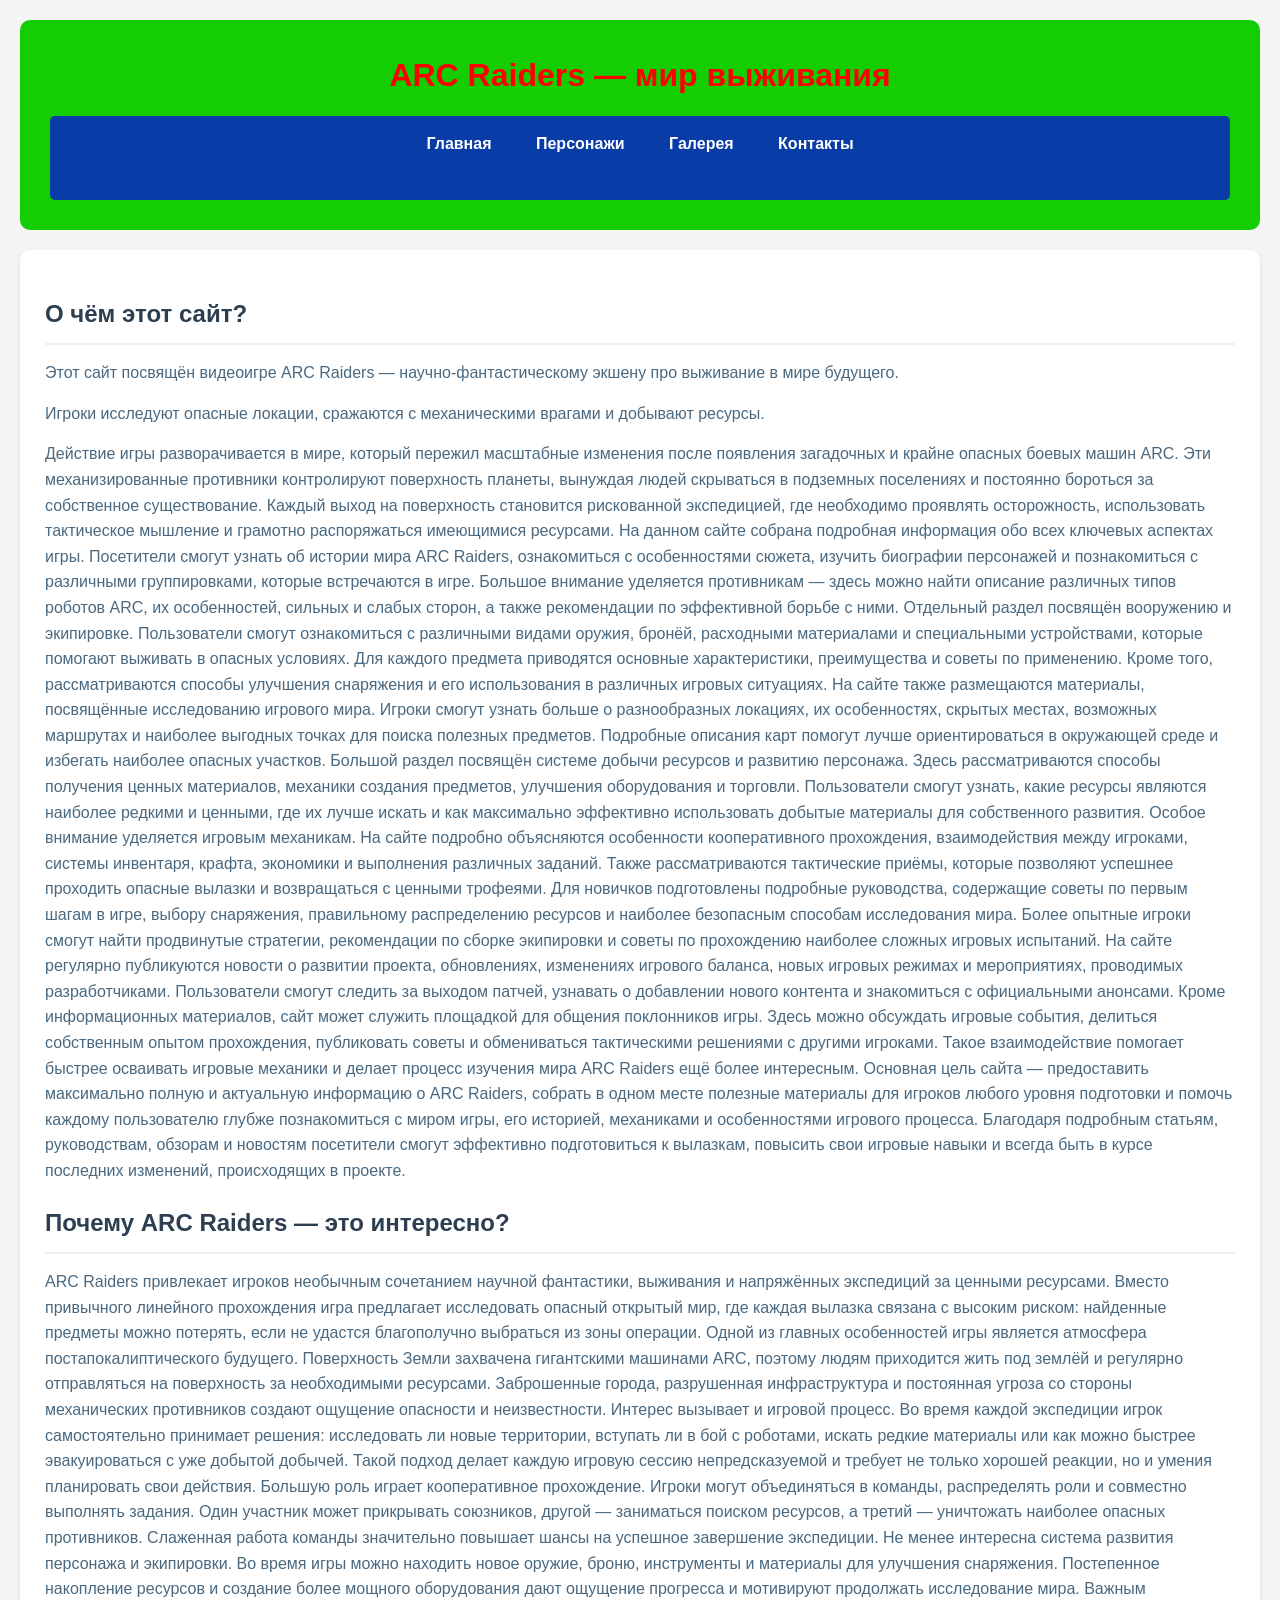
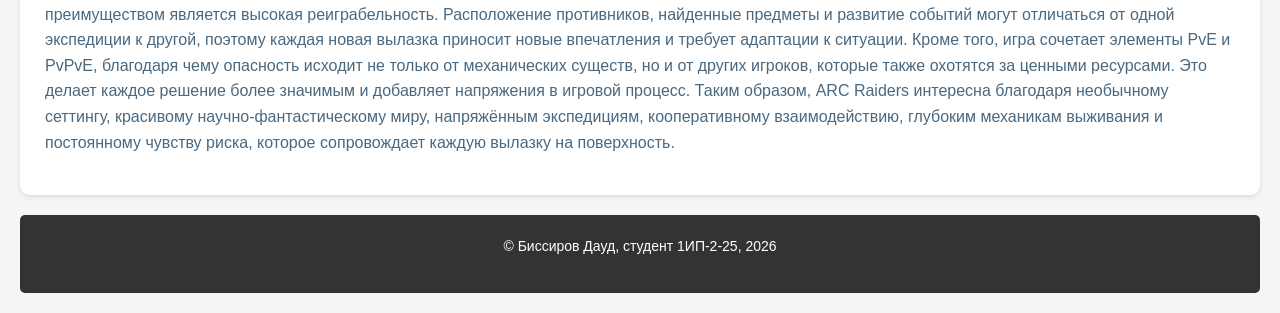
<file: index.html>
<!DOCTYPE html>
<html lang="ru">
<head>
    <meta charset="UTF-8">
    <meta name="viewport" content="width=device-width, initial-scale=1.0">
    <title>ARC Raiders ruWiKi</title>
    <link rel="stylesheet" href="style.css">
</head>
<body>

    <header>
        <h1>ARC Raiders — мир выживания</h1>
        <nav>
            <ul>
                <li><a href="index.html">Главная</a></li>
                <li><a href="characters.html">Персонажи</a></li>
                <li><a href="gallery.html">Галерея</a></li>
                <li><a href="contacts.html">Контакты</a></li>
            </ul>
        </nav>
    </header>

    <main>
        <section>
            <h2>О чём этот сайт?</h2>
            <p>Этот сайт посвящён видеоигре ARC Raiders — научно-фантастическому экшену про выживание в мире будущего.</p>
            <p>Игроки исследуют опасные локации, сражаются с механическими врагами и добывают ресурсы.</p>
            <p> </p>
            <p>Действие игры разворачивается в мире, который пережил масштабные изменения после появления загадочных и крайне опасных боевых машин ARC. Эти механизированные противники контролируют поверхность планеты, вынуждая людей скрываться в подземных поселениях и постоянно бороться за собственное существование. Каждый выход на поверхность становится рискованной экспедицией, где необходимо проявлять осторожность, использовать тактическое мышление и грамотно распоряжаться имеющимися ресурсами.

На данном сайте собрана подробная информация обо всех ключевых аспектах игры. Посетители смогут узнать об истории мира ARC Raiders, ознакомиться с особенностями сюжета, изучить биографии персонажей и познакомиться с различными группировками, которые встречаются в игре. Большое внимание уделяется противникам — здесь можно найти описание различных типов роботов ARC, их особенностей, сильных и слабых сторон, а также рекомендации по эффективной борьбе с ними.

Отдельный раздел посвящён вооружению и экипировке. Пользователи смогут ознакомиться с различными видами оружия, бронёй, расходными материалами и специальными устройствами, которые помогают выживать в опасных условиях. Для каждого предмета приводятся основные характеристики, преимущества и советы по применению. Кроме того, рассматриваются способы улучшения снаряжения и его использования в различных игровых ситуациях.

На сайте также размещаются материалы, посвящённые исследованию игрового мира. Игроки смогут узнать больше о разнообразных локациях, их особенностях, скрытых местах, возможных маршрутах и наиболее выгодных точках для поиска полезных предметов. Подробные описания карт помогут лучше ориентироваться в окружающей среде и избегать наиболее опасных участков.

Большой раздел посвящён системе добычи ресурсов и развитию персонажа. Здесь рассматриваются способы получения ценных материалов, механики создания предметов, улучшения оборудования и торговли. Пользователи смогут узнать, какие ресурсы являются наиболее редкими и ценными, где их лучше искать и как максимально эффективно использовать добытые материалы для собственного развития.

Особое внимание уделяется игровым механикам. На сайте подробно объясняются особенности кооперативного прохождения, взаимодействия между игроками, системы инвентаря, крафта, экономики и выполнения различных заданий. Также рассматриваются тактические приёмы, которые позволяют успешнее проходить опасные вылазки и возвращаться с ценными трофеями.

Для новичков подготовлены подробные руководства, содержащие советы по первым шагам в игре, выбору снаряжения, правильному распределению ресурсов и наиболее безопасным способам исследования мира. Более опытные игроки смогут найти продвинутые стратегии, рекомендации по сборке экипировки и советы по прохождению наиболее сложных игровых испытаний.

На сайте регулярно публикуются новости о развитии проекта, обновлениях, изменениях игрового баланса, новых игровых режимах и мероприятиях, проводимых разработчиками. Пользователи смогут следить за выходом патчей, узнавать о добавлении нового контента и знакомиться с официальными анонсами.

Кроме информационных материалов, сайт может служить площадкой для общения поклонников игры. Здесь можно обсуждать игровые события, делиться собственным опытом прохождения, публиковать советы и обмениваться тактическими решениями с другими игроками. Такое взаимодействие помогает быстрее осваивать игровые механики и делает процесс изучения мира ARC Raiders ещё более интересным.

Основная цель сайта — предоставить максимально полную и актуальную информацию о ARC Raiders, собрать в одном месте полезные материалы для игроков любого уровня подготовки и помочь каждому пользователю глубже познакомиться с миром игры, его историей, механиками и особенностями игрового процесса. Благодаря подробным статьям, руководствам, обзорам и новостям посетители смогут эффективно подготовиться к вылазкам, повысить свои игровые навыки и всегда быть в курсе последних изменений, происходящих в проекте.</p>

            <h2>Почему ARC Raiders — это интересно?</h2>
            <p> ARC Raiders привлекает игроков необычным сочетанием научной фантастики, выживания и напряжённых экспедиций за ценными ресурсами. Вместо привычного линейного прохождения игра предлагает исследовать опасный открытый мир, где каждая вылазка связана с высоким риском: найденные предметы можно потерять, если не удастся благополучно выбраться из зоны операции.

Одной из главных особенностей игры является атмосфера постапокалиптического будущего. Поверхность Земли захвачена гигантскими машинами ARC, поэтому людям приходится жить под землёй и регулярно отправляться на поверхность за необходимыми ресурсами. Заброшенные города, разрушенная инфраструктура и постоянная угроза со стороны механических противников создают ощущение опасности и неизвестности.

Интерес вызывает и игровой процесс. Во время каждой экспедиции игрок самостоятельно принимает решения: исследовать ли новые территории, вступать ли в бой с роботами, искать редкие материалы или как можно быстрее эвакуироваться с уже добытой добычей. Такой подход делает каждую игровую сессию непредсказуемой и требует не только хорошей реакции, но и умения планировать свои действия.

Большую роль играет кооперативное прохождение. Игроки могут объединяться в команды, распределять роли и совместно выполнять задания. Один участник может прикрывать союзников, другой — заниматься поиском ресурсов, а третий — уничтожать наиболее опасных противников. Слаженная работа команды значительно повышает шансы на успешное завершение экспедиции.

Не менее интересна система развития персонажа и экипировки. Во время игры можно находить новое оружие, броню, инструменты и материалы для улучшения снаряжения. Постепенное накопление ресурсов и создание более мощного оборудования дают ощущение прогресса и мотивируют продолжать исследование мира.

Важным преимуществом является высокая реиграбельность. Расположение противников, найденные предметы и развитие событий могут отличаться от одной экспедиции к другой, поэтому каждая новая вылазка приносит новые впечатления и требует адаптации к ситуации.

Кроме того, игра сочетает элементы PvE и PvPvE, благодаря чему опасность исходит не только от механических существ, но и от других игроков, которые также охотятся за ценными ресурсами. Это делает каждое решение более значимым и добавляет напряжения в игровой процесс.

Таким образом, ARC Raiders интересна благодаря необычному сеттингу, красивому научно-фантастическому миру, напряжённым экспедициям, кооперативному взаимодействию, глубоким механикам выживания и постоянному чувству риска, которое сопровождает каждую вылазку на поверхность.</p>
        </section>
    </main>

    <footer>
        <p>© Биссиров Дауд, студент 1ИП-2-25, 2026</p>
    </footer>

</body>
</html>
</file>
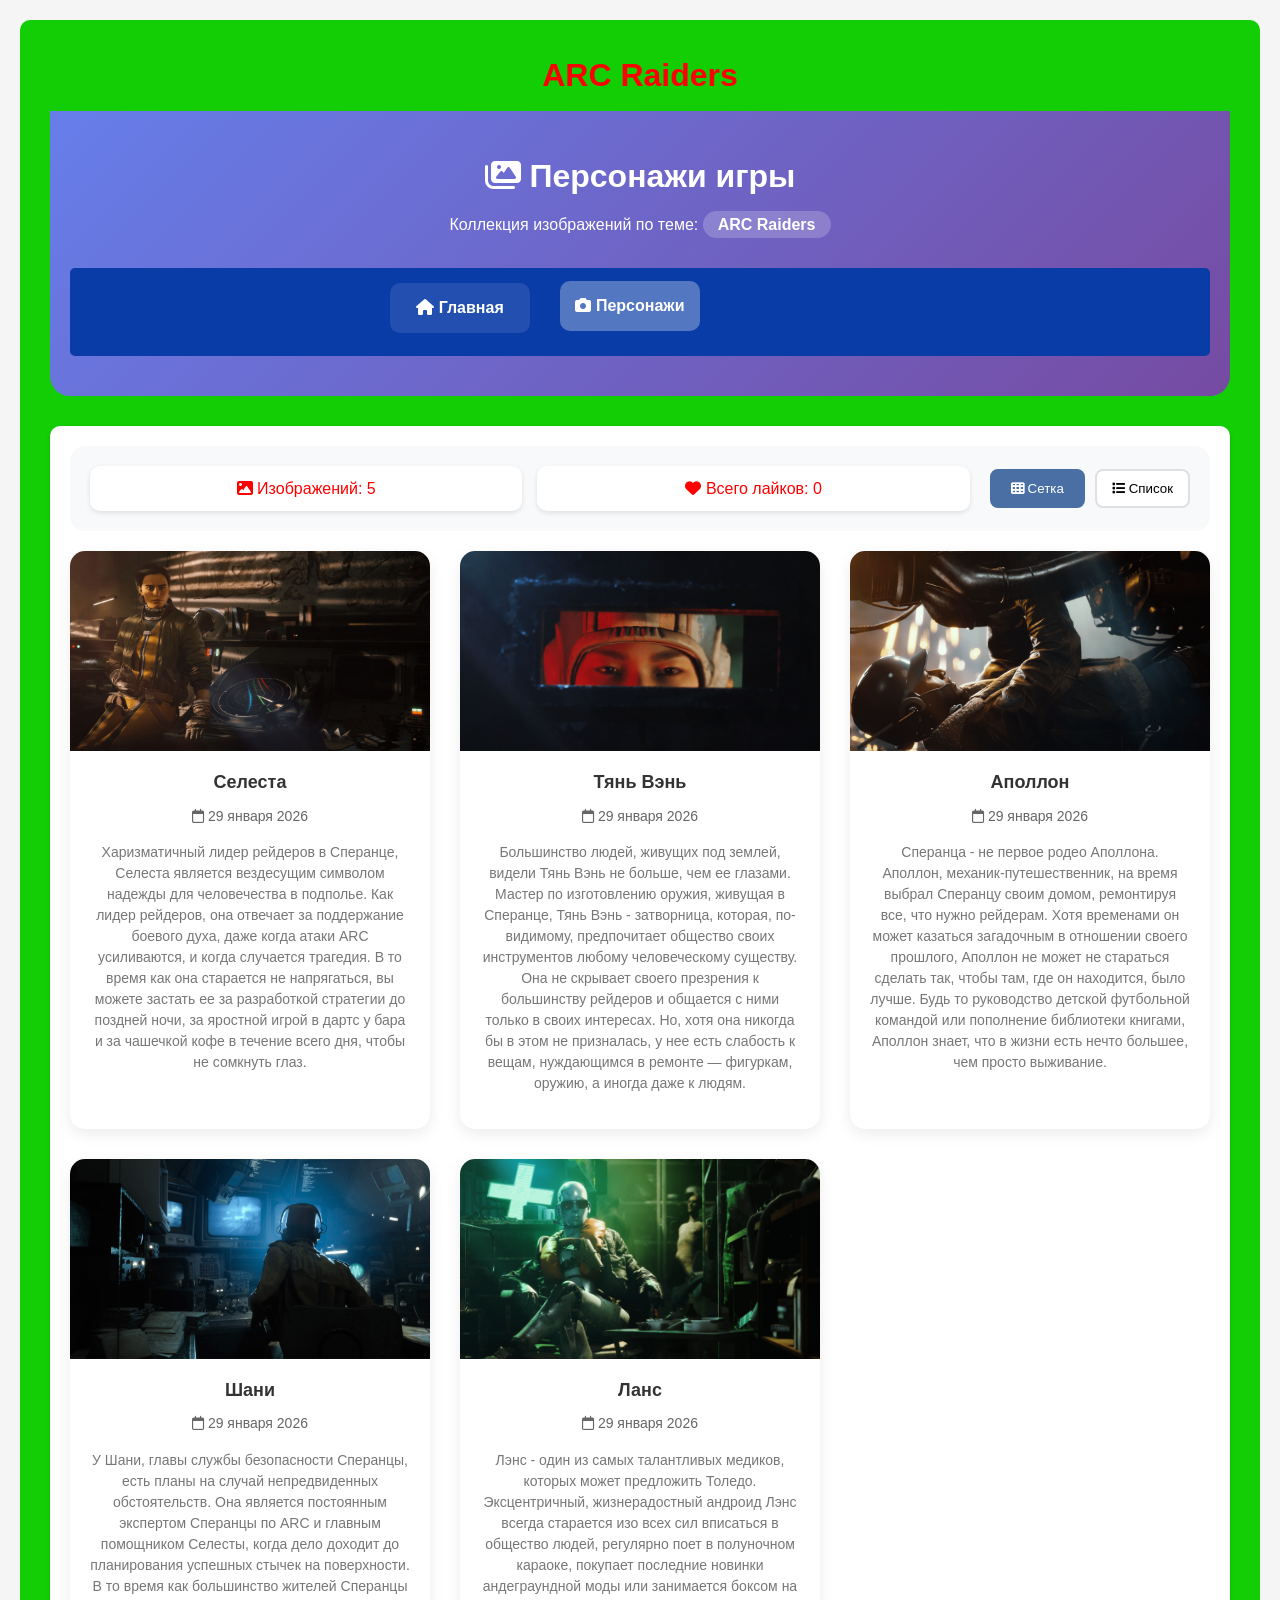
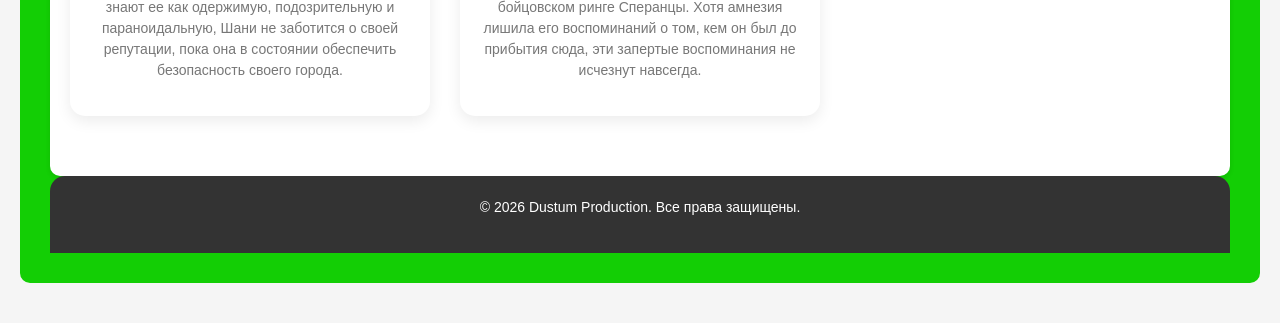
<file: characters.html>
<!DOCTYPE html>
<html lang="ru">
<head>
    <meta charset="UTF-8">
    <meta name="viewport" content="width=device-width, initial-scale=1.0">
    <title>Персонажи - ARC Raiders ruWiKi</title>
    <link rel="stylesheet" href="style.css">
    <link rel="stylesheet" href="https://cdnjs.cloudflare.com/ajax/libs/font-awesome/6.4.0/css/all.min.css">
    
</head>
<body>
    <header class="header">
    <h1 class="logo">ARC Raiders</h1>

    <header class="gallery-header">
        <div class="header-content">
            <h1><i class="fas fa-images"></i> Персонажи игры</h1>
            <p class="subtitle">Коллекция изображений по теме: <span class="theme-name">ARC Raiders</span></p>
        </div>
        
        <nav class="main-nav">
            <ul class="nav-grid">
                <li><a href="index.html" class="nav-link"><i class="fas fa-home"></i> Главная</a></li>
                <li><a href="characters.html" class="nav-link active"><i class="fas fa-camera"></i> Персонажи</a></li>
            </ul>
        </nav>
    </header>

    <main class="gallery-container">
        <div class="controls-panel">
            <div class="stats">
                <span class="stat-item">
                    <i class="fas fa-image"></i>
                    Изображений: <span id="image-counter">0</span>
                </span>
                <span class="stat-item">
                    <i class="fas fa-heart"></i>
                    Всего лайков: <span id="total-likes">0</span>
                </span>
            </div>
            
            <div class="view-controls">
                <button id="grid-view" class="view-btn active">
                    <i class="fas fa-th"></i> Сетка
                </button>
                <button id="list-view" class="view-btn">
                    <i class="fas fa-list"></i> Список
                </button>
            </div>
        </div>
        
        
        <!-- ГАЛЕРЕЯ С ИСПОЛЬЗОВАНИЕМ CSS GRID -->
        <div class="gallery-grid" id="image-gallery">
            <!-- Карточка 1 -->
    <article class="image-card" data-category="nature">
        <div class="card-image">
            <img src="images/Селеста.png" 
                 alt="Селеста"
                 class="gallery-img"
                 loading="lazy">
            <div class="image-overlay">
                <button class="like-btn" data-id="1">
                    <i class="far fa-heart"></i>
                    <span class="like-count">0</span>
                </button>
                <button class="zoom-btn">
                    <i class="fas fa-expand"></i>
                </button>
            </div>
        </div>
        <div class="card-content">
            <h3 class="image-title">Селеста</h3>
            <p class="image-date"><i class="far fa-calendar"></i> 29 января 2026</p>
            <p class="image-description">Харизматичный лидер рейдеров в Сперанце, Селеста является вездесущим символом надежды для человечества в подполье. Как лидер рейдеров, она отвечает за поддержание боевого духа, даже когда атаки ARC усиливаются, и когда случается трагедия. В то время как она старается не напрягаться, вы можете застать ее за разработкой стратегии до поздней ночи, за яростной игрой в дартс у бара и за чашечкой кофе в течение всего дня, чтобы не сомкнуть глаз.</p>
        </div>
    </article>

            <!-- Карточка 2 -->
    <article class="image-card" data-category="people">
        <div class="card-image">
            <img src="images/Тянь Вэнь.png" 
                 alt="Тянь Вэнь"
                 class="gallery-img"
                 loading="lazy">
            <div class="image-overlay">
                <button class="like-btn" data-id="2">
                    <i class="far fa-heart"></i>
                    <span class="like-count">0</span>
                </button>
                <button class="zoom-btn">
                    <i class="fas fa-expand"></i>
                </button>
            </div>
        </div>
        <div class="card-content">
            <h3 class="image-title">Тянь Вэнь</h3>
            <p class="image-date"><i class="far fa-calendar"></i> 29 января 2026</p>
            <p class="image-description">Большинство людей, живущих под землей, видели Тянь Вэнь не больше, чем ее глазами. Мастер по изготовлению оружия, живущая в Сперанце, Тянь Вэнь - затворница, которая, по-видимому, предпочитает общество своих инструментов любому человеческому существу. Она не скрывает своего презрения к большинству рейдеров и общается с ними только в своих интересах. Но, хотя она никогда бы в этом не призналась, у нее есть слабость к вещам, нуждающимся в ремонте — фигуркам, оружию, а иногда даже к людям.</p>
    </article>

            <!-- Карточка 3 -->
    <article class="image-card" data-category="people">
        <div class="card-image">
            <img src="images/Аполлон.png" 
                 alt="Аполлон"
                 class="gallery-img"
                 loading="lazy">
            <div class="image-overlay">
                <button class="like-btn" data-id="3">
                    <i class="far fa-heart"></i>
                    <span class="like-count">0</span>
                </button>
                <button class="zoom-btn">
                    <i class="fas fa-expand"></i>
                </button>
            </div>
        </div>
        <div class="card-content">
            <h3 class="image-title">Аполлон</h3>
            <p class="image-date"><i class="far fa-calendar"></i> 29 января 2026</p>
            <p class="image-description">Сперанца - не первое родео Аполлона. Аполлон, механик-путешественник, на время выбрал Сперанцу своим домом, ремонтируя все, что нужно рейдерам. Хотя временами он может казаться загадочным в отношении своего прошлого, Аполлон не может не стараться сделать так, чтобы там, где он находится, было лучше. Будь то руководство детской футбольной командой или пополнение библиотеки книгами, Аполлон знает, что в жизни есть нечто большее, чем просто выживание.</p>
        </div>
    </article>

        <!-- Карточка 4 -->
    <article class="image-card" data-category="enemies">
        <div class="card-image">
            <img src="images/Шани.png" 
                 alt="Шани"
                 class="gallery-img"
                 loading="lazy">
            <div class="image-overlay">
                <button class="like-btn" data-id="4">
                    <i class="far fa-heart"></i>
                    <span class="like-count">0</span>
                </button>
                <button class="zoom-btn">
                    <i class="fas fa-expand"></i>
                </button>
            </div>
        </div>
        <div class="card-content">
            <h3 class="image-title">Шани</h3>
            <p class="image-date"><i class="far fa-calendar"></i> 29 января 2026</p>
            <p class="image-description">У Шани, главы службы безопасности Сперанцы, есть планы на случай непредвиденных обстоятельств. Она является постоянным экспертом Сперанцы по ARC и главным помощником Селесты, когда дело доходит до планирования успешных стычек на поверхности. В то время как большинство жителей Сперанцы знают ее как одержимую, подозрительную и параноидальную, Шани не заботится о своей репутации, пока она в состоянии обеспечить безопасность своего города.</p>
        </div>
    </article>

        <!-- Карточка 5 -->
    <article class="image-card" data-category="enemies">
        <div class="card-image">
            <img src="images/Ланс.png" 
                 alt="Ланс"
                 class="gallery-img"
                 loading="lazy">
            <div class="image-overlay">
                <button class="like-btn" data-id="5">
                    <i class="far fa-heart"></i>
                    <span class="like-count">0</span>
                </button>
                <button class="zoom-btn">
                    <i class="fas fa-expand"></i>
                </button>
            </div>
        </div>
        <div class="card-content">
            <h3 class="image-title">Ланс</h3>
            <p class="image-date"><i class="far fa-calendar"></i> 29 января 2026</p>
            <p class="image-description">Лэнс - один из самых талантливых медиков, которых может предложить Толедо. Эксцентричный, жизнерадостный андроид Лэнс всегда старается изо всех сил вписаться в общество людей, регулярно поет в полуночном караоке, покупает последние новинки андеграундной моды или занимается боксом на бойцовском ринге Сперанцы. Хотя амнезия лишила его воспоминаний о том, кем он был до прибытия сюда, эти запертые воспоминания не исчезнут навсегда.</p>
        </div>
    </article>

    </main>

    <footer class="gallery-footer">
        <div class="footer-content">
            <p>&copy; <span id="current-year">2026</span> Dustum Production. Все права защищены.</p>
            <!-- <p class="js-status">JavaScript загружен и работает!</p> -->
        </div>
    </footer>

    

    <!-- ПОДКЛЮЧЕНИЕ JAVASCRIPT -->
    <script src="script.js"></script>
</body>
</html>
</file>
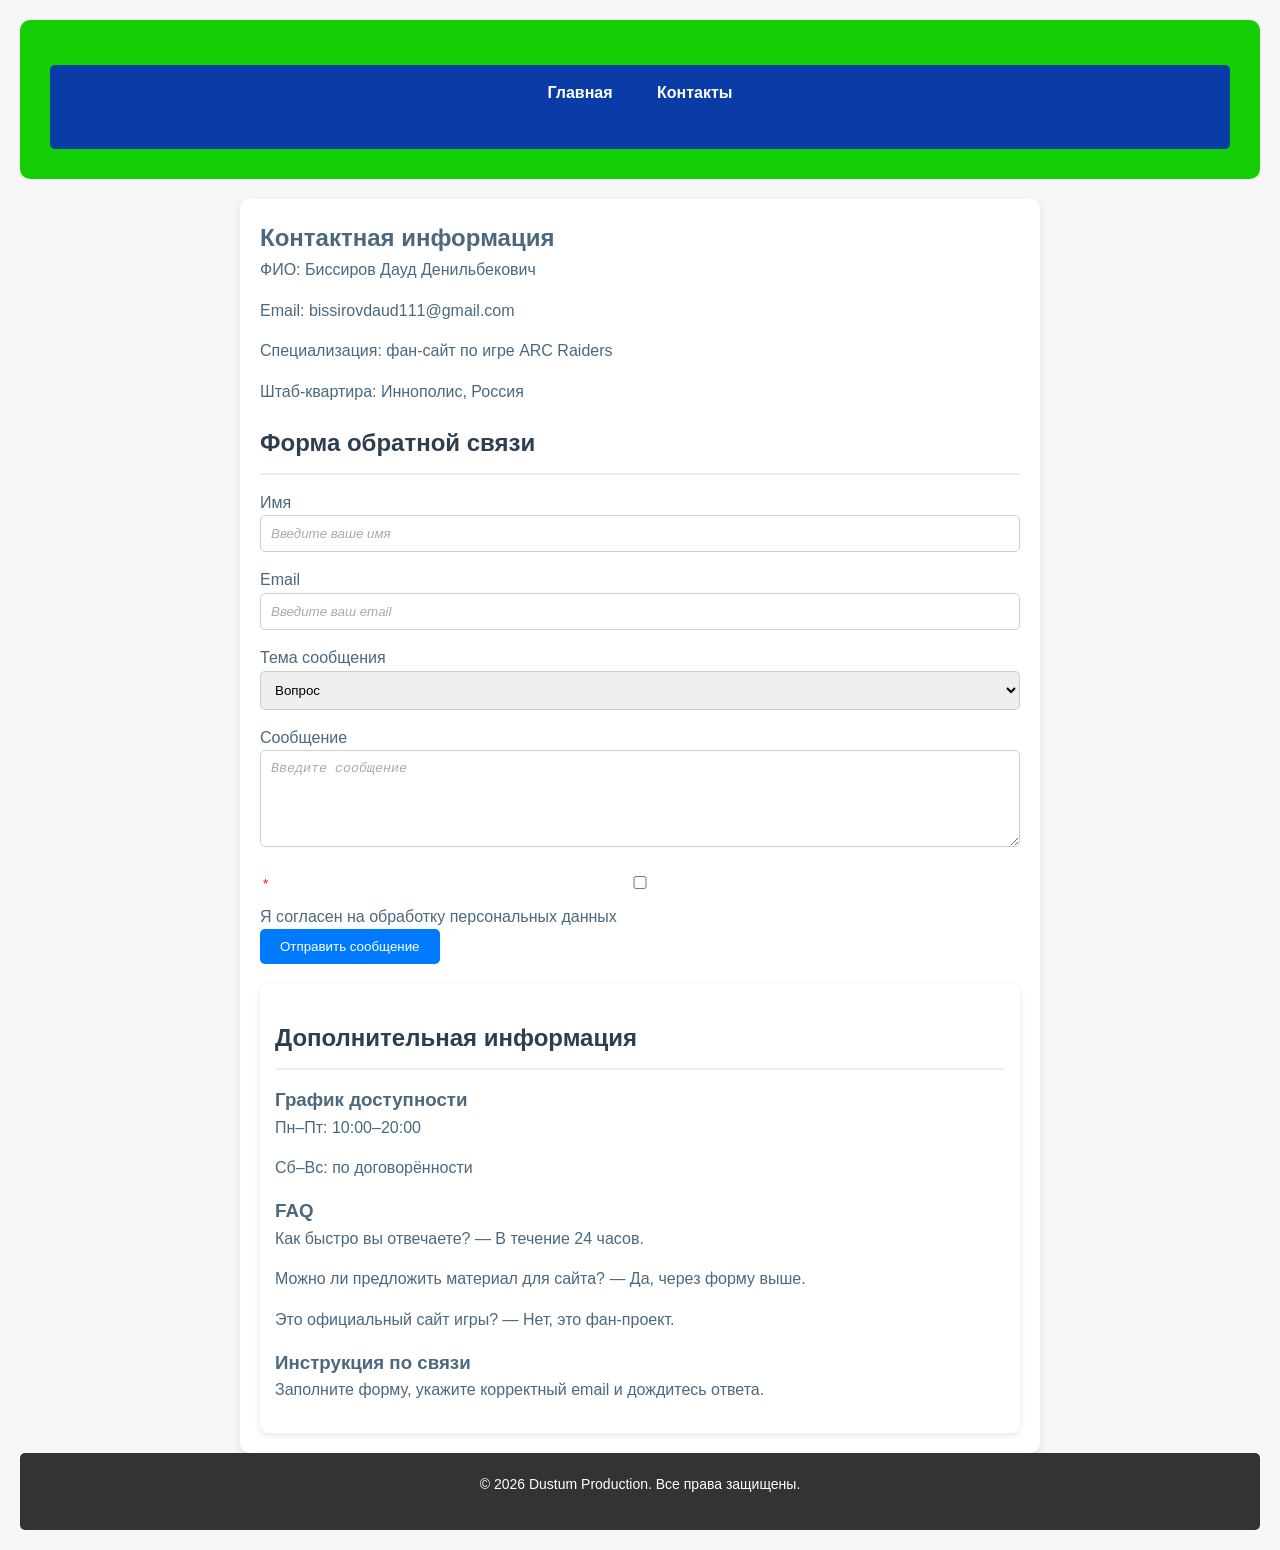
<file: contacts.html>
<!DOCTYPE html>
<html lang="ru">
<head>
    <meta charset="UTF-8">
    <meta name="viewport" content="width=device-width, initial-scale=1.0">
    <title>Контакты</title>
    <link rel="stylesheet" href="style.css">
</head>
<body class="contacts-page"> <!-- вот здесь класс -->

    <!-- Навигация -->
    <header>
        <nav class="main-nav">
            <ul class="nav-list">
                <li><a href="index.html">Главная</a></li>
                <li><a href="contacts.html">Контакты</a></li>
            </ul>
        </nav>
    </header>

    <main class="contacts-container">

        <!-- Информационная карточка -->
        <section class="contact-card">
            <h1 class="contact-title">Контактная информация</h1>

            <p class="contact-name">ФИО: Биссиров Дауд Денильбекович</p>
            <p class="contact-email">Email: bissirovdaud111@gmail.com</p>
            <p class="contact-specialization">
                Специализация: фан-сайт по игре ARC Raiders
            </p>
            <p class="contact-location">Штаб-квартира: Иннополис, Россия</p>

        <!-- Форма обратной связи -->
        <section class="contact-form-section">
            <h2>Форма обратной связи</h2>

            <form class="contact-form" action="#" method="post">

                <div class="form-group">
                    <label for="name">Имя</label>
                    <input type="text" id="name" name="name" required placeholder="Введите ваше имя">
                </div>

                <div class="form-group">
                    <label for="email">Email</label>
                    <input type="email" id="email" name="email" required placeholder="Введите ваш email">
                </div>

                <div class="form-group">
                    <label for="subject">Тема сообщения</label>
                    <select id="subject" name="subject">
                        <option value="question">Вопрос</option>
                        <option value="suggestion">Предложение</option>
                        <option value="collaboration">Сотрудничество</option>
                    </select>
                </div>

                <div class="form-group">
                    <label for="message">Сообщение</label>
                    <textarea id="message" name="message" rows="5" required placeholder="Введите сообщение"></textarea>
                </div>

                <div class="form-group checkbox-group">
                    <input type="checkbox" id="agreement" name="agreement" required>
                    <label for="agreement"> Я согласен на обработку персональных данных</label>
                </div>

                <button type="submit" class="submit-btn">
                    Отправить сообщение
                </button>

            </form>
        </section>

        <!-- Дополнительный информационный блок -->
        <section class="additional-info">
            <h2>Дополнительная информация</h2>

            <div class="working-hours">
                <h3>График доступности</h3>
                <p>Пн–Пт: 10:00–20:00</p>
                <p>Сб–Вс: по договорённости</p>
            </div>

            <div class="faq">
                <h3>FAQ</h3>
                <p>Как быстро вы отвечаете? — В течение 24 часов.</p>
                <p>Можно ли предложить материал для сайта? — Да, через форму выше.</p>
                <p>Это официальный сайт игры? — Нет, это фан-проект.</p>
            </div>

            <div class="contact-instructions">
                <h3>Инструкция по связи</h3>
                <p>Заполните форму, укажите корректный email и дождитесь ответа.</p>
            </div>

        </section>

    </main>

    <footer class="site-footer">
        <p>&copy; 2026 Dustum Production. Все права защищены.</p>
    </footer>

</body>
</html>
</file>
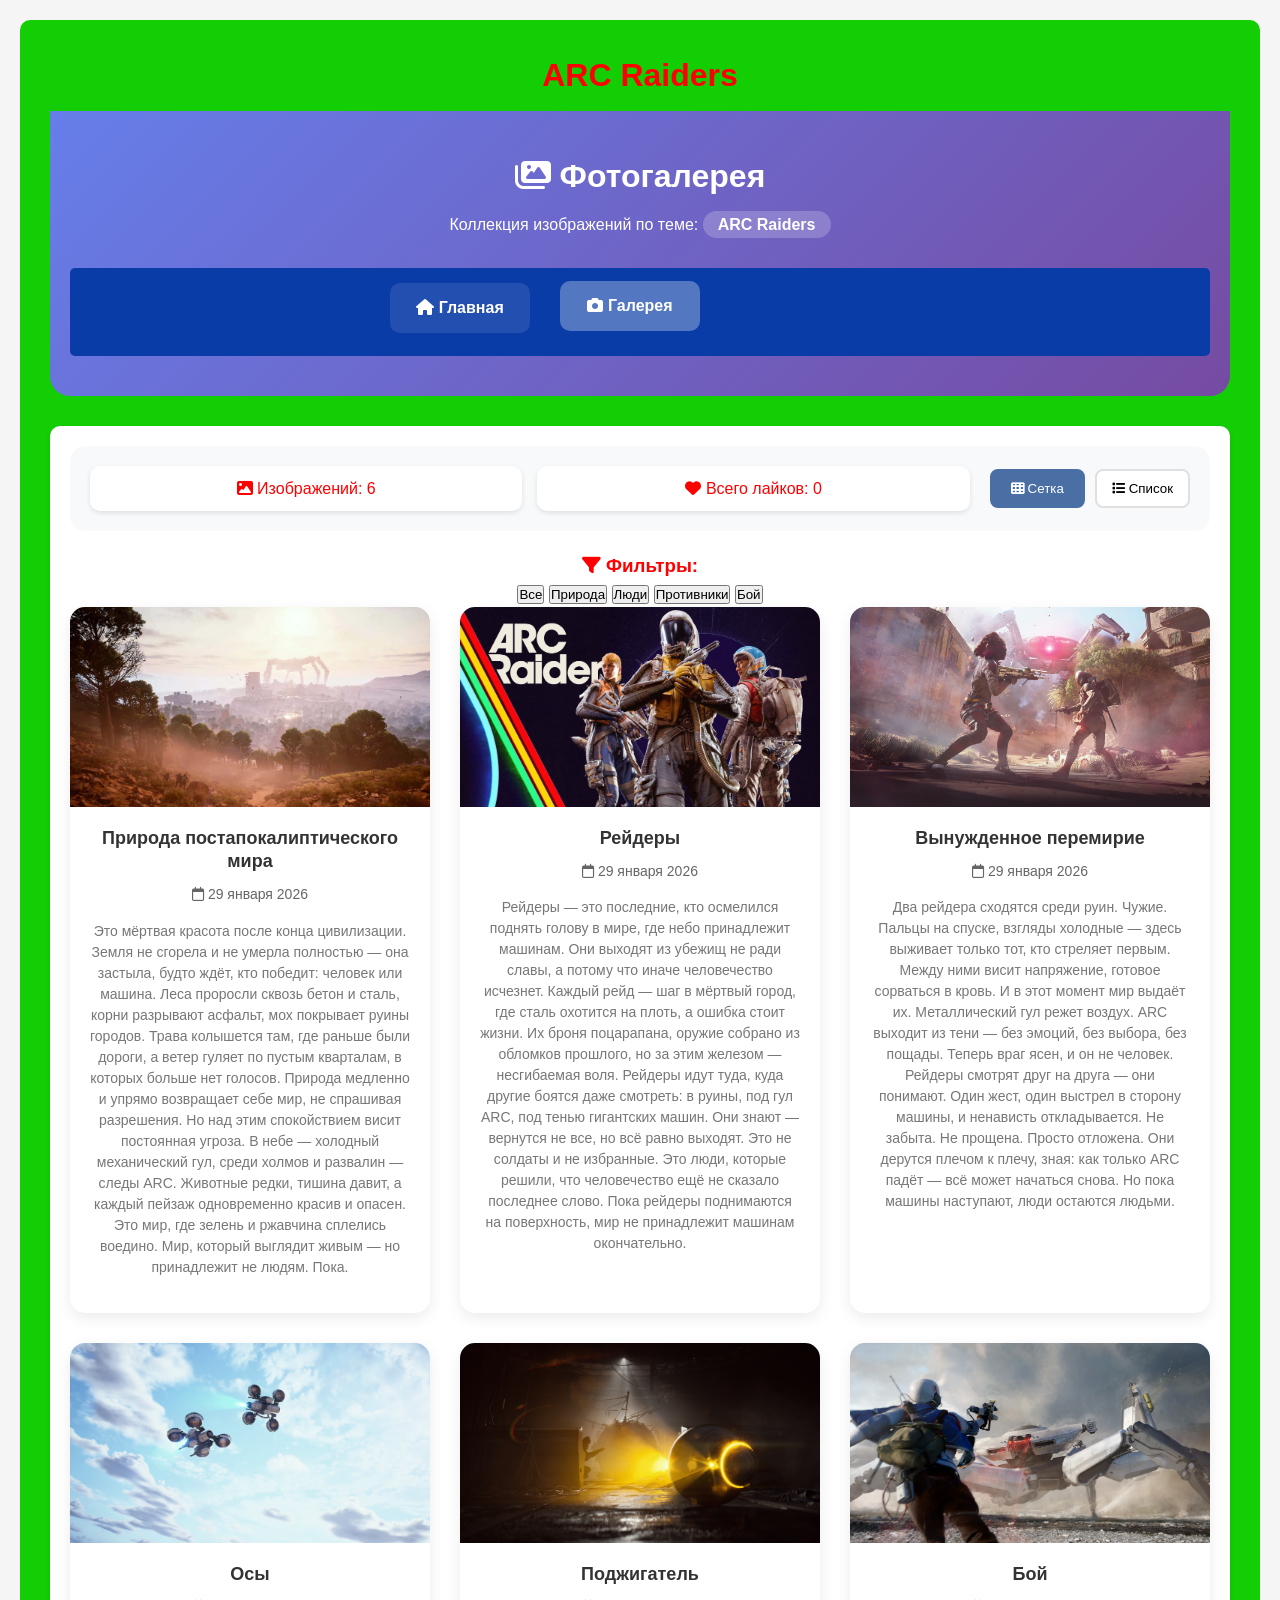
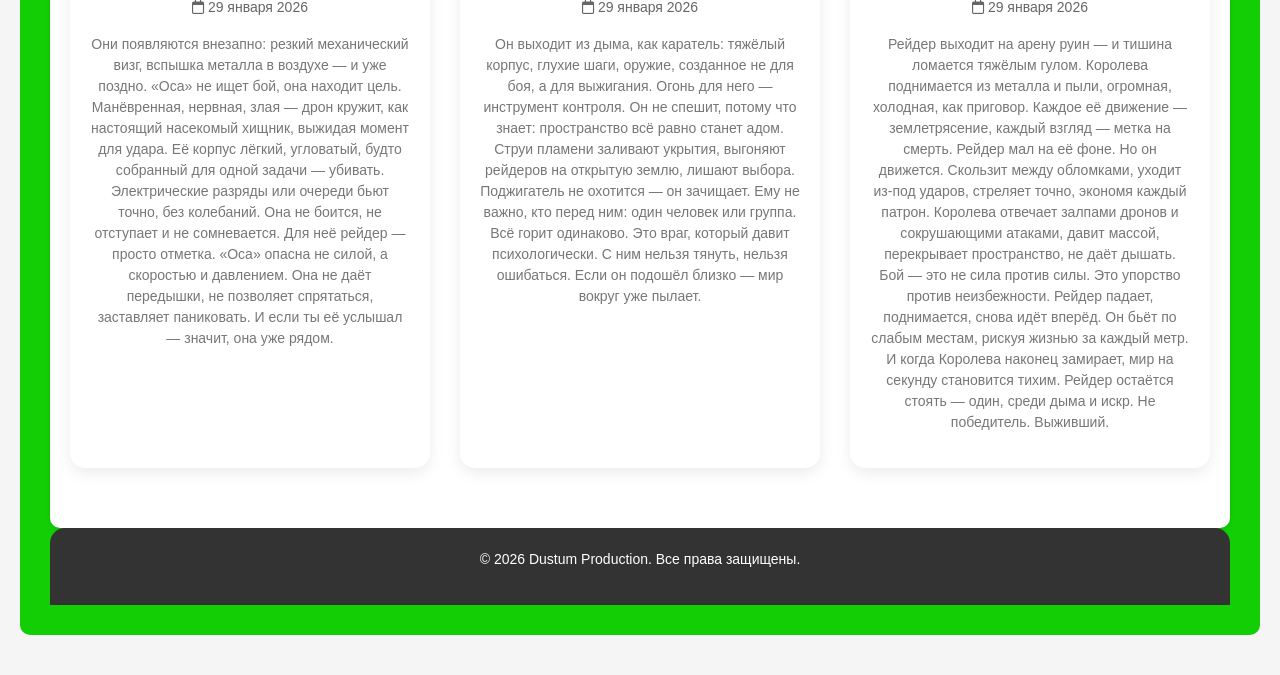
<file: gallery.html>
<!DOCTYPE html>
<html lang="ru">
<head>
    <meta charset="UTF-8">
    <meta name="viewport" content="width=device-width, initial-scale=1.0">
    <title>Галерея - ARC Raiders ruWiKi</title>
    <link rel="stylesheet" href="style.css">
    <link rel="stylesheet" href="https://cdnjs.cloudflare.com/ajax/libs/font-awesome/6.4.0/css/all.min.css">
    
</head>
<body>
    <header class="header">
    <h1 class="logo">ARC Raiders</h1>

    <header class="gallery-header">
        <div class="header-content">
            <h1><i class="fas fa-images"></i> Фотогалерея</h1>
            <p class="subtitle">Коллекция изображений по теме: <span class="theme-name">ARC Raiders</span></p>
        </div>
        
        <nav class="main-nav">
            <ul class="nav-grid">
                <li><a href="index.html" class="nav-link"><i class="fas fa-home"></i> Главная</a></li>
                <li><a href="gallery.html" class="nav-link active"><i class="fas fa-camera"></i> Галерея</a></li>
            </ul>
        </nav>
    </header>

    <main class="gallery-container">
        <div class="controls-panel">
            <div class="stats">
                <span class="stat-item">
                    <i class="fas fa-image"></i>
                    Изображений: <span id="image-counter">0</span>
                </span>
                <span class="stat-item">
                    <i class="fas fa-heart"></i>
                    Всего лайков: <span id="total-likes">0</span>
                </span>
            </div>
            
            <div class="view-controls">
                <button id="grid-view" class="view-btn active">
                    <i class="fas fa-th"></i> Сетка
                </button>
                <button id="list-view" class="view-btn">
                    <i class="fas fa-list"></i> Список
                </button>
            </div>
        </div>
        
        <div class="filters">
            <h3><i class="fas fa-filter"></i> Фильтры:</h3>
            <div class="filter-buttons">
                <button class="filter-btn active" data-filter="all">Все</button>
                <button class="filter-btn" data-filter="nature">Природа</button>
                <button class="filter-btn" data-filter="people">Люди</button>
                <button class="filter-btn" data-filter="enemies">Противники</button>
                <button class="filter-btn" data-filter="battle">Бой</button>
            </div>
        </div>
        
        <!-- ГАЛЕРЕЯ С ИСПОЛЬЗОВАНИЕМ CSS GRID -->
        <div class="gallery-grid" id="image-gallery">
            <!-- Карточка 1 -->
    <article class="image-card" data-category="nature">
        <div class="card-image">
            <img src="images/priroda.webp" 
                 alt="Природа постапокалиптического мира"
                 class="gallery-img"
                 loading="lazy">
            <div class="image-overlay">
                <button class="like-btn" data-id="1">
                    <i class="far fa-heart"></i>
                    <span class="like-count">0</span>
                </button>
                <button class="zoom-btn">
                    <i class="fas fa-expand"></i>
                </button>
            </div>
        </div>
        <div class="card-content">
            <h3 class="image-title">Природа постапокалиптического мира</h3>
            <p class="image-date"><i class="far fa-calendar"></i> 29 января 2026</p>
            <p class="image-description">Это мёртвая красота после конца цивилизации.
Земля не сгорела и не умерла полностью — она застыла, будто ждёт, кто победит: человек или машина.

Леса проросли сквозь бетон и сталь, корни разрывают асфальт, мох покрывает руины городов. Трава колышется там, где раньше были дороги, а ветер гуляет по пустым кварталам, в которых больше нет голосов. Природа медленно и упрямо возвращает себе мир, не спрашивая разрешения.

Но над этим спокойствием висит постоянная угроза. В небе — холодный механический гул, среди холмов и развалин — следы ARC. Животные редки, тишина давит, а каждый пейзаж одновременно красив и опасен.

Это мир, где зелень и ржавчина сплелись воедино. Мир, который выглядит живым — но принадлежит не людям. Пока.</p>
        </div>
    </article>

            <!-- Карточка 2 -->
    <article class="image-card" data-category="people">
        <div class="card-image">
            <img src="images/OBLOZHKA.jpg" 
                 alt="Рейдеры"
                 class="gallery-img"
                 loading="lazy">
            <div class="image-overlay">
                <button class="like-btn" data-id="2">
                    <i class="far fa-heart"></i>
                    <span class="like-count">0</span>
                </button>
                <button class="zoom-btn">
                    <i class="fas fa-expand"></i>
                </button>
            </div>
        </div>
        <div class="card-content">
            <h3 class="image-title">Рейдеры</h3>
            <p class="image-date"><i class="far fa-calendar"></i> 29 января 2026</p>
            <p class="image-description">Рейдеры — это последние, кто осмелился поднять голову в мире, где небо принадлежит машинам.
Они выходят из убежищ не ради славы, а потому что иначе человечество исчезнет. Каждый рейд — шаг в мёртвый город, где сталь охотится на плоть, а ошибка стоит жизни.

Их броня поцарапана, оружие собрано из обломков прошлого, но за этим железом — несгибаемая воля. Рейдеры идут туда, куда другие боятся даже смотреть: в руины, под гул ARC, под тенью гигантских машин. Они знают — вернутся не все, но всё равно выходят.

Это не солдаты и не избранные. Это люди, которые решили, что человечество ещё не сказало последнее слово. Пока рейдеры поднимаются на поверхность, мир не принадлежит машинам окончательно.</p>
    </article>

            <!-- Карточка 3 -->
    <article class="image-card" data-category="people">
        <div class="card-image">
            <img src="images/SLOZHNAYA SITUATION.png" 
                 alt="Вынужденное перемирие"
                 class="gallery-img"
                 loading="lazy">
            <div class="image-overlay">
                <button class="like-btn" data-id="3">
                    <i class="far fa-heart"></i>
                    <span class="like-count">0</span>
                </button>
                <button class="zoom-btn">
                    <i class="fas fa-expand"></i>
                </button>
            </div>
        </div>
        <div class="card-content">
            <h3 class="image-title">Вынужденное перемирие</h3>
            <p class="image-date"><i class="far fa-calendar"></i> 29 января 2026</p>
            <p class="image-description">Два рейдера сходятся среди руин. Чужие. Пальцы на спуске, взгляды холодные — здесь выживает только тот, кто стреляет первым. Между ними висит напряжение, готовое сорваться в кровь.

И в этот момент мир выдаёт их.

Металлический гул режет воздух. ARC выходит из тени — без эмоций, без выбора, без пощады. Теперь враг ясен, и он не человек.

Рейдеры смотрят друг на друга — они понимают. Один жест, один выстрел в сторону машины, и ненависть откладывается. Не забыта. Не прощена. Просто отложена.

Они дерутся плечом к плечу, зная: как только ARC падёт — всё может начаться снова.
Но пока машины наступают, люди остаются людьми.</p>
        </div>
    </article>

        <!-- Карточка 4 -->
    <article class="image-card" data-category="enemies">
        <div class="card-image">
            <img src="images/BPAZHESKIE ROBOTS.png" 
                 alt="Осы"
                 class="gallery-img"
                 loading="lazy">
            <div class="image-overlay">
                <button class="like-btn" data-id="4">
                    <i class="far fa-heart"></i>
                    <span class="like-count">0</span>
                </button>
                <button class="zoom-btn">
                    <i class="fas fa-expand"></i>
                </button>
            </div>
        </div>
        <div class="card-content">
            <h3 class="image-title">Осы</h3>
            <p class="image-date"><i class="far fa-calendar"></i> 29 января 2026</p>
            <p class="image-description">Они появляются внезапно: резкий механический визг, вспышка металла в воздухе — и уже поздно. «Оса» не ищет бой, она находит цель. Манёвренная, нервная, злая — дрон кружит, как настоящий насекомый хищник, выжидая момент для удара.

Её корпус лёгкий, угловатый, будто собранный для одной задачи — убивать. Электрические разряды или очереди бьют точно, без колебаний. Она не боится, не отступает и не сомневается. Для неё рейдер — просто отметка.

«Оса» опасна не силой, а скоростью и давлением. Она не даёт передышки, не позволяет спрятаться, заставляет паниковать. И если ты её услышал — значит, она уже рядом.</p>
        </div>
    </article>

        <!-- Карточка 5 -->
    <article class="image-card" data-category="enemies">
        <div class="card-image">
            <img src="images/CTPAX.png" 
                 alt="Поджигатель"
                 class="gallery-img"
                 loading="lazy">
            <div class="image-overlay">
                <button class="like-btn" data-id="5">
                    <i class="far fa-heart"></i>
                    <span class="like-count">0</span>
                </button>
                <button class="zoom-btn">
                    <i class="fas fa-expand"></i>
                </button>
            </div>
        </div>
        <div class="card-content">
            <h3 class="image-title">Поджигатель</h3>
            <p class="image-date"><i class="far fa-calendar"></i> 29 января 2026</p>
            <p class="image-description">Он выходит из дыма, как каратель: тяжёлый корпус, глухие шаги, оружие, созданное не для боя, а для выжигания. Огонь для него — инструмент контроля. Он не спешит, потому что знает: пространство всё равно станет адом.

Струи пламени заливают укрытия, выгоняют рейдеров на открытую землю, лишают выбора. Поджигатель не охотится — он зачищает. Ему не важно, кто перед ним: один человек или группа. Всё горит одинаково.

Это враг, который давит психологически. С ним нельзя тянуть, нельзя ошибаться. Если он подошёл близко — мир вокруг уже пылает.</p>
        </div>
    </article>

        <!-- Карточка 6 -->
    <article class="image-card" data-category="battle">
        <div class="card-image">
            <img src="images/QUEEN.png" 
                 alt="Бой"
                 class="gallery-img"
                 loading="lazy">
            <div class="image-overlay">
                <button class="like-btn" data-id="6">
                    <i class="far fa-heart"></i>
                    <span class="like-count">0</span>
                </button>
                <button class="zoom-btn">
                    <i class="fas fa-expand"></i>
                </button>
            </div>
        </div>
        <div class="card-content">
            <h3 class="image-title">Бой</h3>
            <p class="image-date"><i class="far fa-calendar"></i> 29 января 2026</p>
            <p class="image-description">Рейдер выходит на арену руин — и тишина ломается тяжёлым гулом.
Королева поднимается из металла и пыли, огромная, холодная, как приговор. Каждое её движение — землетрясение, каждый взгляд — метка на смерть.

Рейдер мал на её фоне. Но он движется. Скользит между обломками, уходит из-под ударов, стреляет точно, экономя каждый патрон. Королева отвечает залпами дронов и сокрушающими атаками, давит массой, перекрывает пространство, не даёт дышать.

Бой — это не сила против силы. Это упорство против неизбежности.
Рейдер падает, поднимается, снова идёт вперёд. Он бьёт по слабым местам, рискуя жизнью за каждый метр.

И когда Королева наконец замирает, мир на секунду становится тихим.
Рейдер остаётся стоять — один, среди дыма и искр. Не победитель.
Выживший.</p>
        </div>
    </article>

        
    </main>

    <footer class="gallery-footer">
        <div class="footer-content">
            <p>&copy; <span id="current-year">2026</span> Dustum Production. Все права защищены.</p>
            <!-- <p class="js-status">JavaScript загружен и работает!</p> -->
        </div>
    </footer>

    

    <!-- ПОДКЛЮЧЕНИЕ JAVASCRIPT -->
    <script src="script.js"></script>
</body>
</html>
</file>
<file: style.css>
/* 1. Сбрасываем стандартные отступы браузера */
* {
    margin: 0;
    padding: 0;
    box-sizing: border-box;
    }
/* 2. Общие стили для страницы */
    body {
        font-family: Georgia, Geneva, Tahoma, sans-serif, sans-serif;
        background-color: #f5f5f5;
        color: #022b4cb6;
        line-height: 1.6;
        padding: 20px;
    }
/* 3. Стили для шапки */
header {
    background-color: #13ce05;
    color: rgb(255, 0, 0);
    padding: 30px;
    text-align: center;
    border-radius: 10px;
    margin-bottom: 20px;
    }
    header h1 {
        font-size: 32px;
        margin-bottom: 10px;
    }
/* 4. Навигационное меню */
nav {
    background-color: #0a3ca7;
    padding: 15px;
    border-radius: 5px;
    margin-top: 15px;
    }
    
    /* Убираем точки у списка */
    nav ul {
        list-style-type: none;
    }
    /* Делаем пункты меню в строку */
    nav ul li {
        display: inline-block;
        margin-right: 20px;
    }
    /* Стили для ссылок */
    nav ul li a {
        color: white;
        text-decoration: none;
        font-weight: bold;
        padding: 5px 10px;
    }
    /* Эффект при наведении */
    nav ul li a:hover {
        background-color: white;
        color: #3a5a8c;
        border-radius: 3px;
    }
/* 5. Основное содержание */
main {
    background-color: white;
    padding: 25px;
    border-radius: 10px;
    box-shadow: 0 2px 5px rgba(0,0,0,0.1);
    margin-bottom: 20px;
    }
    /* Заголовки второго уровня */
    h2 {
        color: #2c3e50;
        margin: 20px 0 15px 0;
        padding-bottom: 10px;
        border-bottom: 2px solid #eee;
    }
    /* Абзацы */
    p {
        margin-bottom: 15px;
    }
    /* Списки */
    ul {
        margin-left: 20px;
        margin-bottom: 20px;
}
ul li {
    margin-bottom: 8px;
}
/* 6. Подвал сайта */
footer {
    background-color: #333;
    color: white;
    text-align: center;
    padding: 20px;
    border-radius: 5px;
    font-size: 14px;
}
.gallery-img {
  width: 65%;
  height: auto;
  display: block;
}

    /* ==========================================
    СТИЛИ ДЛЯ ГАЛЕРЕИ С ИСПОЛЬЗОВАНИЕМ CSS GRID
    ========================================== */

/* Основной контейнер для Grid */
.gallery-container {
    max-width: 1200px;
    margin: 0 auto;
    padding: 20px;
}

/* Шапка галереи */
.gallery-header {
    background: linear-gradient(135deg, #667eea 0%, #764ba2 100%);
    color: white;
    padding: 40px 20px;
    text-align: center;
    border-radius: 0 0 20px 20px;
    margin-bottom: 30px;
}

.header-content {
    margin-bottom: 30px;
}

.theme-name {
    background: rgba(255, 255, 255, 0.2);
    padding: 5px 15px;
    border-radius: 20px;
    font-weight: bold;
}

/* Навигация с использованием Grid */
.nav-grid {
    display: grid;
    grid-template-columns: repeat(3, 1fr);
    gap: 10px;
    list-style: none;
    padding: 0;
    margin: 0;
    max-width: 500px;
    margin: 0 auto;
}

@media (max-width: 600px) {
    .nav-grid {
        grid-template-columns: 1fr;
    }
}

.nav-link {
    display: block;
    background: rgba(255, 255, 255, 0.1);
    color: white;
    text-decoration: none;
    padding: 12px;
    border-radius: 10px;
    transition: all 0.3s;
    text-align: center;
}

.nav-link:hover,
.nav-link.active {
    background: rgba(255, 255, 255, 0.3);
    transform: translateY(-2px);
}

/* Панель управления */
.controls-panel {
    display: grid;
    grid-template-columns: 1fr auto;
    gap: 20px;
    align-items: center;
    background: #f8f9fa;
    padding: 20px;
    border-radius: 15px;
    margin-bottom: 20px;
}

@media (max-width: 768px) {
    .controls-panel {
        grid-template-columns: 1fr;
        text-align: center;
    }
}

.stats {
    display: grid;
    grid-template-columns: repeat(auto-fit, minmax(200px, 1fr));
    gap: 15px;
}

.stat-item {
    background: white;
    padding: 10px 15px;
    border-radius: 10px;
    box-shadow: 0 2px 5px rgba(0,0,0,0.1);
}

.view-controls {
    display: grid;
    grid-template-columns: repeat(2, 1fr);
    gap: 10px;
}

.view-btn {
    background: white;
    border: 2px solid #e0e0e0;
    padding: 10px 15px;
    border-radius: 8px;
    cursor: pointer;
    transition: all 0.3s;
}

.view-btn.active {
    background: #4a6fa5;
    color: white;
    border-color: #4a6fa5;
}




/* ОСНОВНАЯ ГАЛЕРЕЯ С CSS GRID */
.gallery-grid {
    display: grid;
    grid-template-columns: repeat(auto-fill, minmax(300px, 1fr));
    gap: 30px;
    margin-bottom: 40px;
}

/* Альтернативный вид - список */
.gallery-grid.list-view {
    grid-template-columns: 1fr;
    max-width: 800px;
    margin: 0 auto 40px;
}

/* Карточка изображения */
.image-card {
    background: white;
    border-radius: 15px;
    overflow: hidden;
    box-shadow: 0 5px 15px rgba(0,0,0,0.08);
    transition: all 0.3s ease;
    display: flex;
    flex-direction: column;
    height: 100%;
}

.image-card:hover {
    transform: translateY(-10px);
    box-shadow: 0 15px 30px rgba(0,0,0,0.15);
}

/* Изображение в карточке */
.card-image {
    position: relative;
    height: 200px;
    overflow: hidden;
}

.gallery-img {
    width: 100%;
    height: 100%;
    object-fit: cover;
    transition: transform 0.5s ease;
}

.image-card:hover .gallery-img {
    transform: scale(1.05);
}

/* Наложение с кнопками */
.image-overlay {
    position: absolute;
    top: 10px;
    right: 10px;
    display: grid;
    grid-template-columns: repeat(2, auto);
    gap: 10px;
    opacity: 0;
    transition: opacity 0.3s;
}

.image-card:hover .image-overlay {
    opacity: 1;
}

.like-btn, .zoom-btn {
    background: rgba(255, 255, 255, 0.9);
    border: none;
    width: 40px;
    height: 40px;
    border-radius: 50%;
    cursor: pointer;
    display: grid;
    place-items: center;
    font-size: 16px;
    transition: all 0.3s;
    box-shadow: 0 2px 5px rgba(0,0,0,0.2);
}

.like-btn:hover {
    background: #ff6b8b;
    color: white;
}

.like-btn.liked {
    background: #ff6b8b;
    color: white;
}

.like-btn.liked i {
    font-weight: 900;
}

.zoom-btn:hover {
    background: #4a6fa5;
    color: white;
}

.like-count {
    margin-left: 5px;
    font-size: 14px;
    font-weight: bold;
}

/* Контент карточки */
.card-content {
    padding: 20px;
    flex-grow: 1;
    display: flex;
    flex-direction: column;
}

.image-title {
    margin: 0 0 10px 0;
    color: #333;
    font-size: 18px;
    line-height: 1.3;
}

.image-date {
    color: #666;
    font-size: 14px;
    margin-bottom: 15px;
}

.image-description {
    color: #777;
    font-size: 14px;
    line-height: 1.5;
    margin-bottom: 15px;
    flex-grow: 1;
}

/* Теги */
.image-tags {
    display: grid;
    grid-template-columns: repeat(auto-fill, minmax(80px, auto));
    gap: 5px;
}

.tag {
    background: #f0f0f0;
    color: #666;
    padding: 4px 10px;
    border-radius: 15px;
    font-size: 12px;
    text-align: center;
}

/* Блок с информацией */
.gallery-info {
    background: linear-gradient(135deg, #f093fb 0%, #f5576c 100%);
    color: white;
    padding: 30px;
    border-radius: 15px;
    text-align: center;
    margin-bottom: 30px;
}

/* Подвал */
.gallery-footer {
    background: #333;
    color: white;
    text-align: center;
    padding: 20px;
    border-radius: 15px 15px 0 0;
}

.footer-content {
    display: grid;
    grid-template-columns: 1fr;
    gap: 10px;
}

.js-status {
    color: #28a745;
    font-weight: bold;
}

/* Утилитарные классы */
.hidden {
    display: none !important;
}

/* Анимации */
@keyframes fadeIn {
    from { opacity: 0; transform: translateY(20px); }
    to { opacity: 1; transform: translateY(0); }
}

.image-card {
    animation: fadeIn 0.5s ease forwards;
}

/* Задержка анимации для каждой карточки */
.image-card:nth-child(1) { animation-delay: 0.1s; }
.image-card:nth-child(2) { animation-delay: 0.2s; }
.image-card:nth-child(3) { animation-delay: 0.3s; }
.image-card:nth-child(4) { animation-delay: 0.4s; }
.image-card:nth-child(5) { animation-delay: 0.5s; }
.image-card:nth-child(6) { animation-delay: 0.6s; }


/* Это для раздела Контакты */

/* Стили для страницы Контакты */
.contacts-page {
    font-family: Arial, sans-serif;
    background-color: #f7f7f7;
    padding: 20px;
}

/* Главный контейнер */
.contacts-page main {
    max-width: 800px;
    margin: 0 auto;
    padding: 20px;
    background-color: #ffffff;
    border-radius: 10px;
    box-shadow: 0 4px 10px rgba(0,0,0,0.1);
    overflow: hidden;
}

/* Карточка информации */
.contacts-page .info-card {
    padding: 15px;
    border-radius: 8px;
    box-shadow: 0 2px 6px rgba(0,0,0,0.1);
    margin-bottom: 20px;
}

/* Стили для формы */
.contacts-page form input,
.contacts-page form textarea,
.contacts-page form select {
    width: 100%;
    padding: 10px;
    margin-bottom: 15px;
    border-radius: 5px;
    border: 1px solid #ccc;
    box-sizing: border-box;
}

/* Кнопка отправки */
.contacts-page form button {
    padding: 10px 20px;
    border: none;
    border-radius: 5px;
    background-color: #007bff;
    color: #fff;
    cursor: pointer;
    transition: background-color 0.3s;
}

.contacts-page form button:hover {
    background-color: #0056b3;
}

/* Чекбокс согласия */
.contacts-page form input[type="checkbox"] {
    margin-right: 8px;
}

/* FAQ и дополнительная информация */
.contacts-page .additional-info {
    margin-top: 20px;
    padding: 15px;
    border-radius: 8px;
    box-shadow: 0 2px 6px rgba(0,0,0,0.1);
}

/* Псевдоклассы и псевдоэлементы */
.contacts-page form input:focus,
.contacts-page form textarea:focus {
    outline: 2px solid #007bff;
}

.contacts-page form input:required::after,
.contacts-page form textarea:required::after {
    content: "*";
    color: red;
    margin-left: 3px;
}

.contacts-page form input::placeholder,
.contacts-page form textarea::placeholder {
    color: #aaa;
    font-style: italic;
}

.contacts-page form input:checked + label::before {
    content: "✔";
    color: green;
    margin-right: 5px;
}

.flex-nav {                 /* ПРАКТИЧЕСКАЯ №5 */
    display: flex;
    justify-content: center;    /* Центрируем меню */
    gap: 30px;                  /* Отступы между пунктами */
    list-style: none;
    padding: 0;
}

.flex-nav a {
    display: block;
    padding: 12px 24px;
    background-color: #313d74;
    color: white;
    text-decoration: none;
    border-radius: 30px;
    transition: all 0.3s ease;
}

.flex-nav a:hover {
    background-color: #f7ef0f;
    transform: translateY(-3px);
    box-shadow: 0 5px 15px rgba(213, 251, 0, 0.4);
}
</file>
